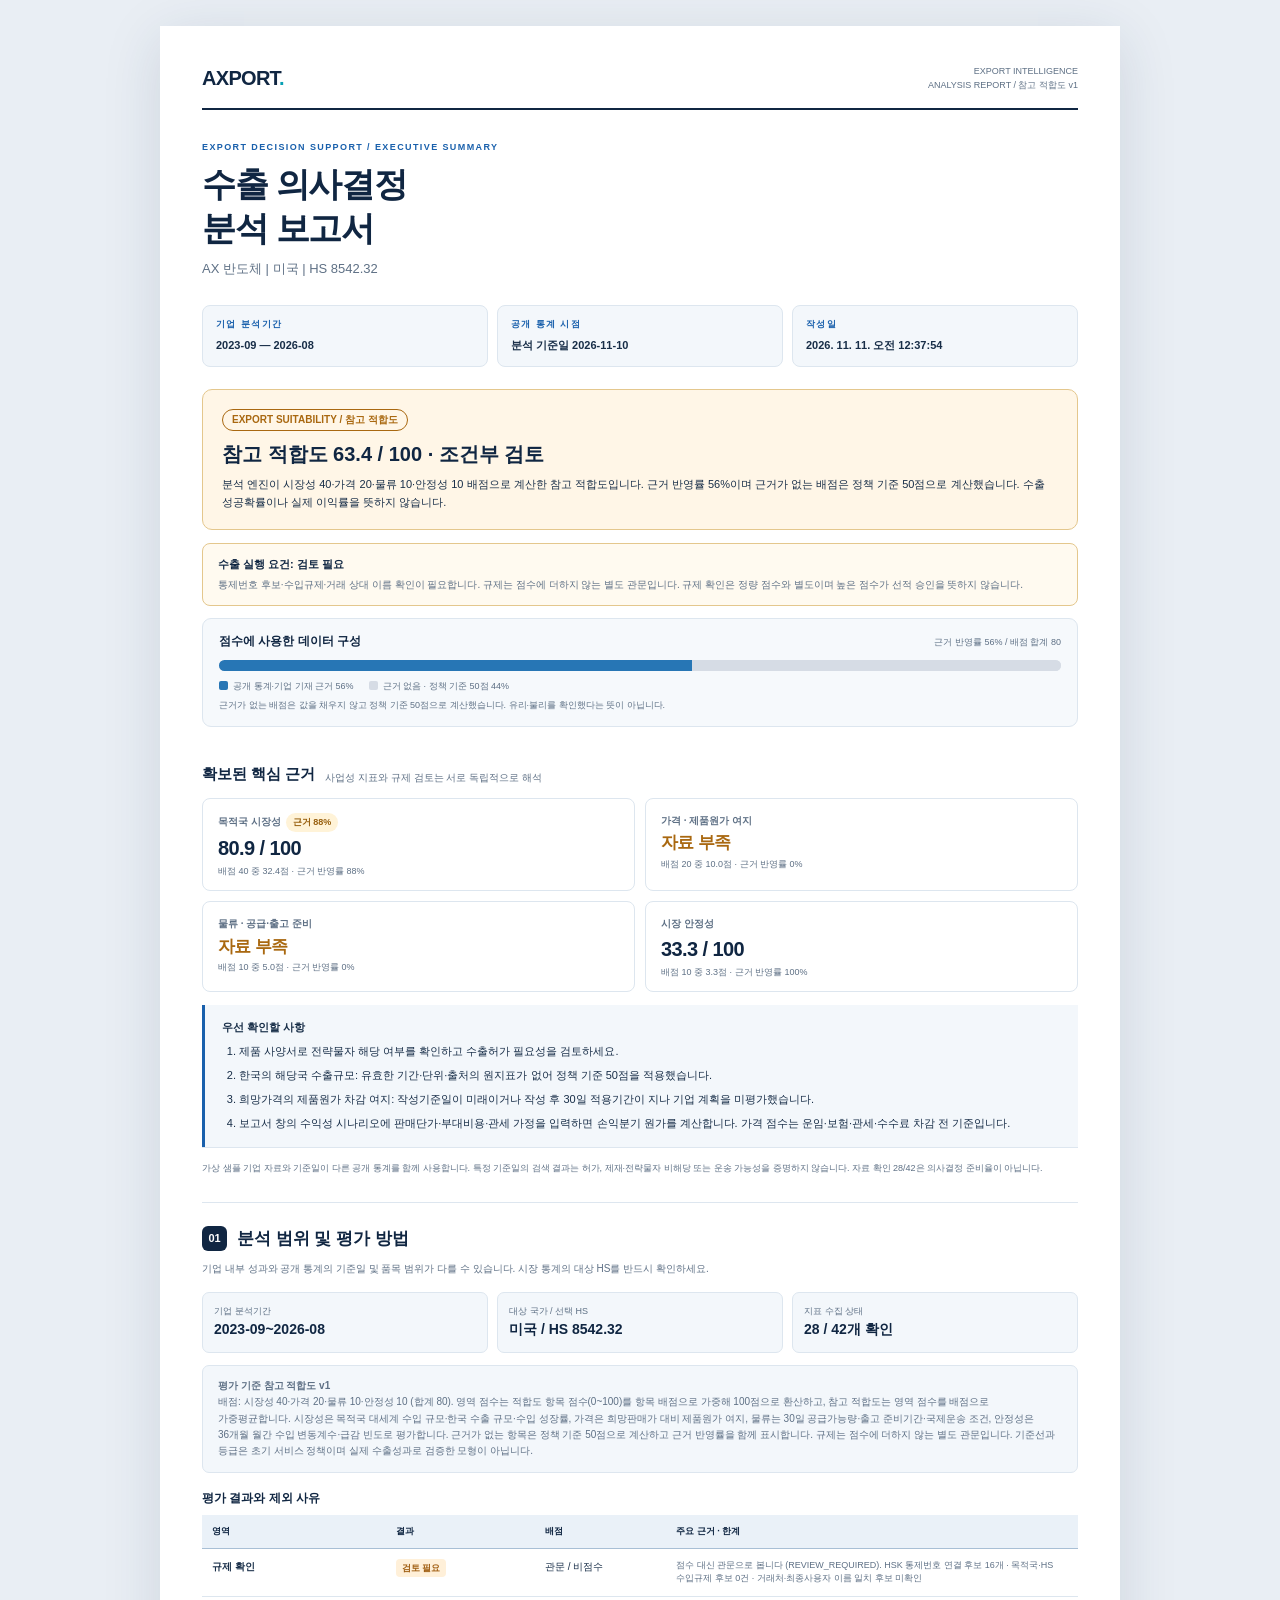
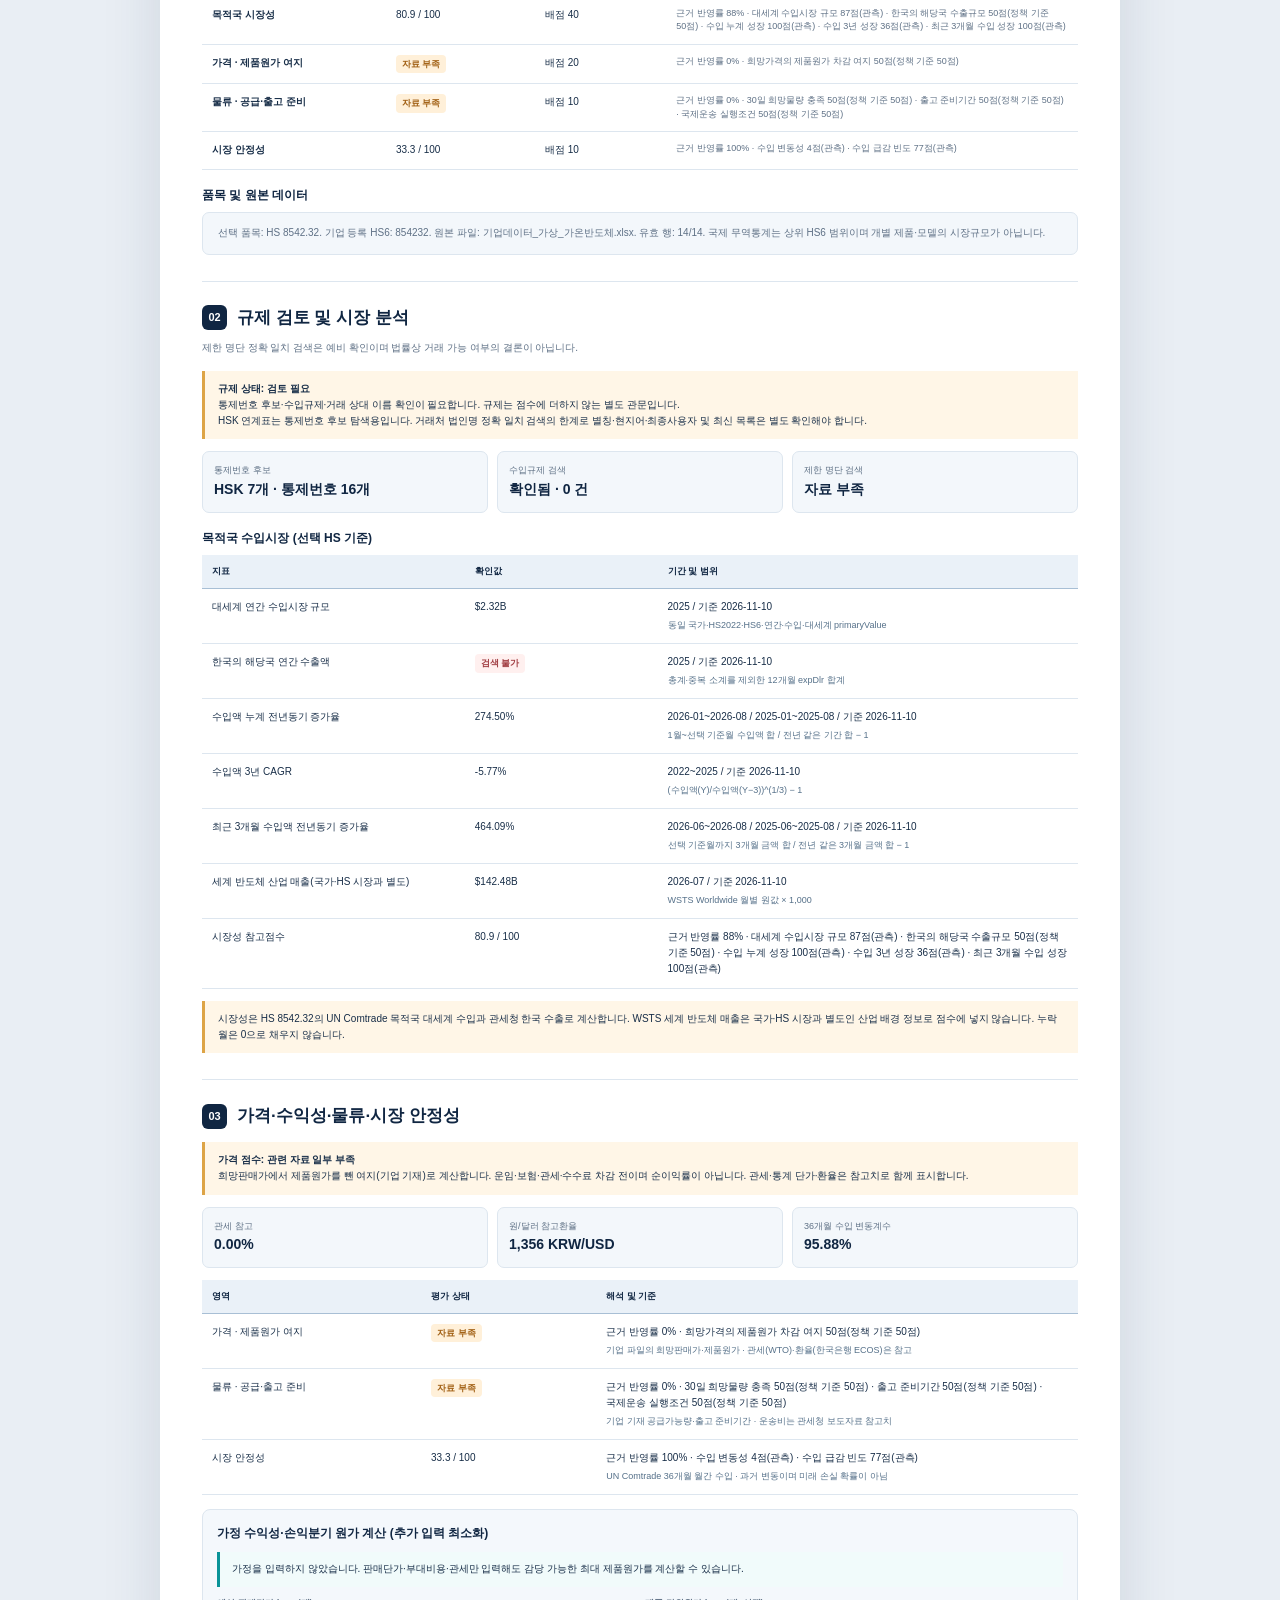
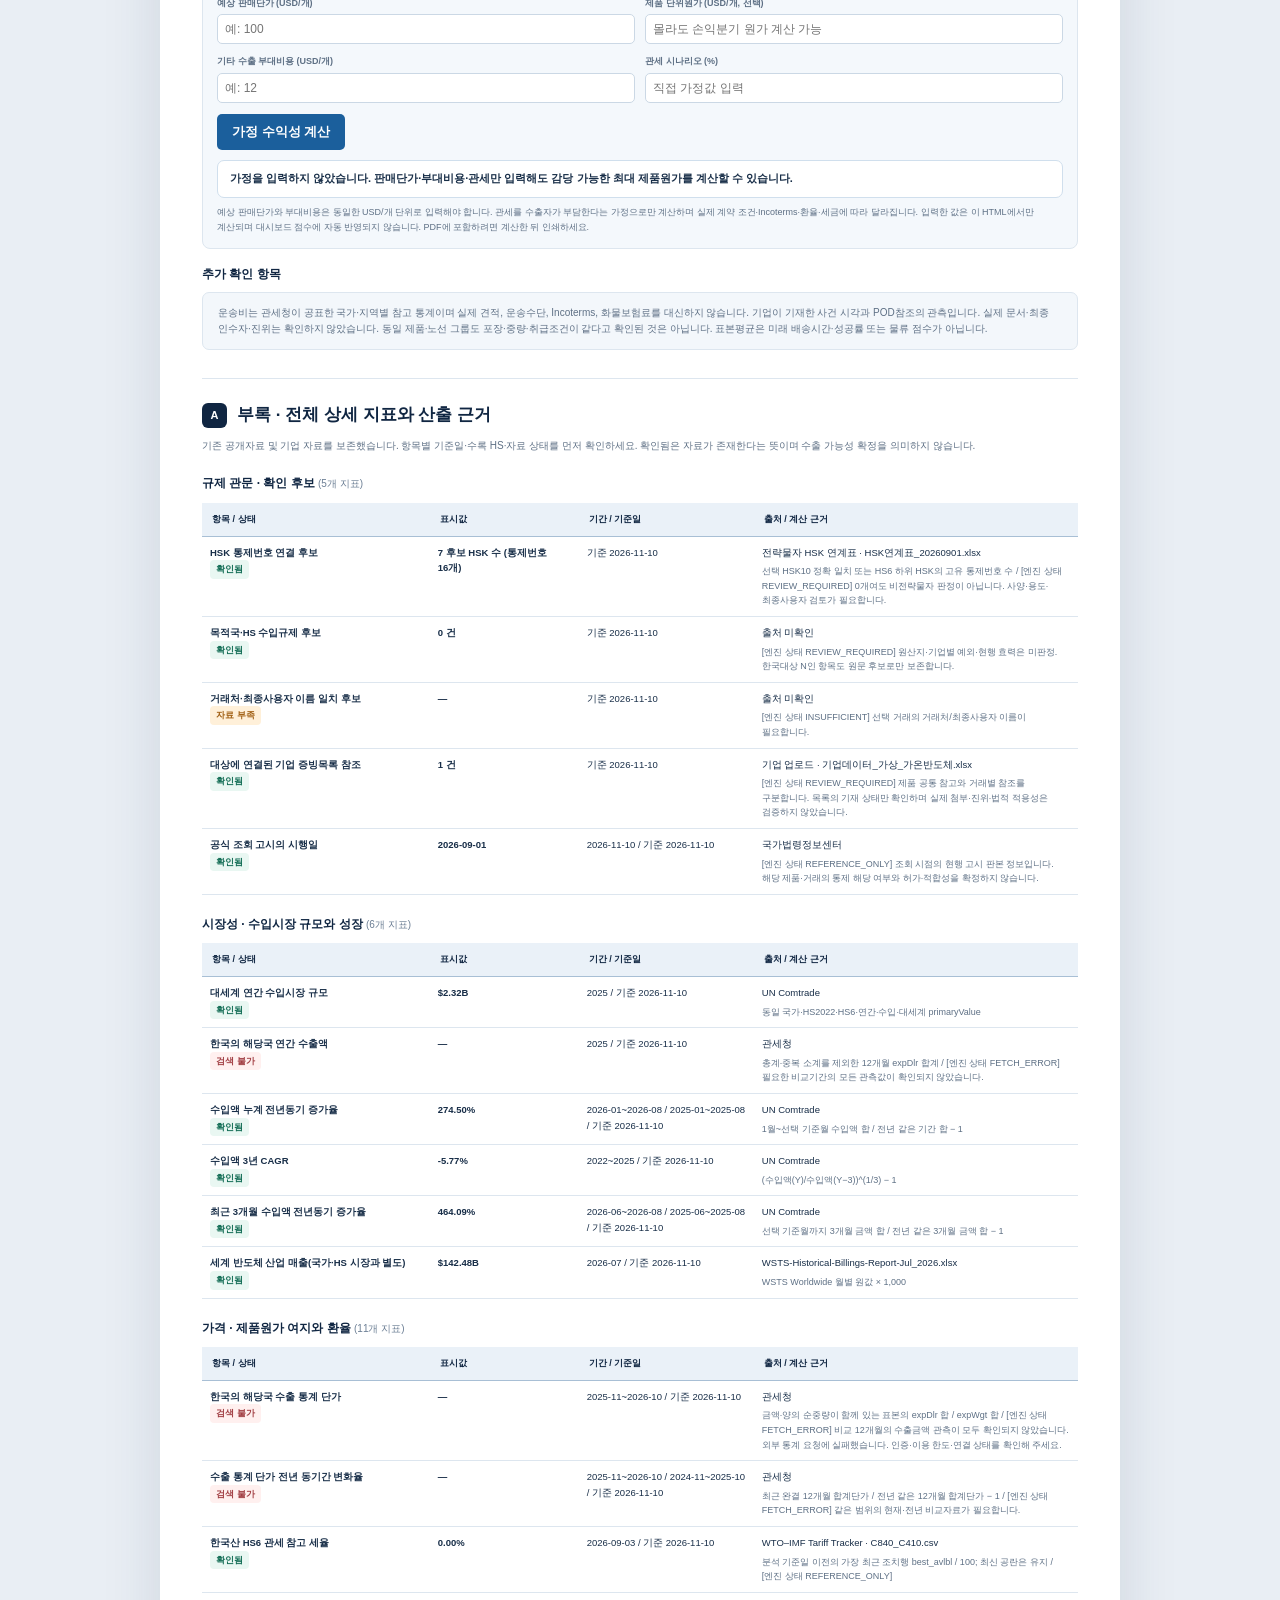
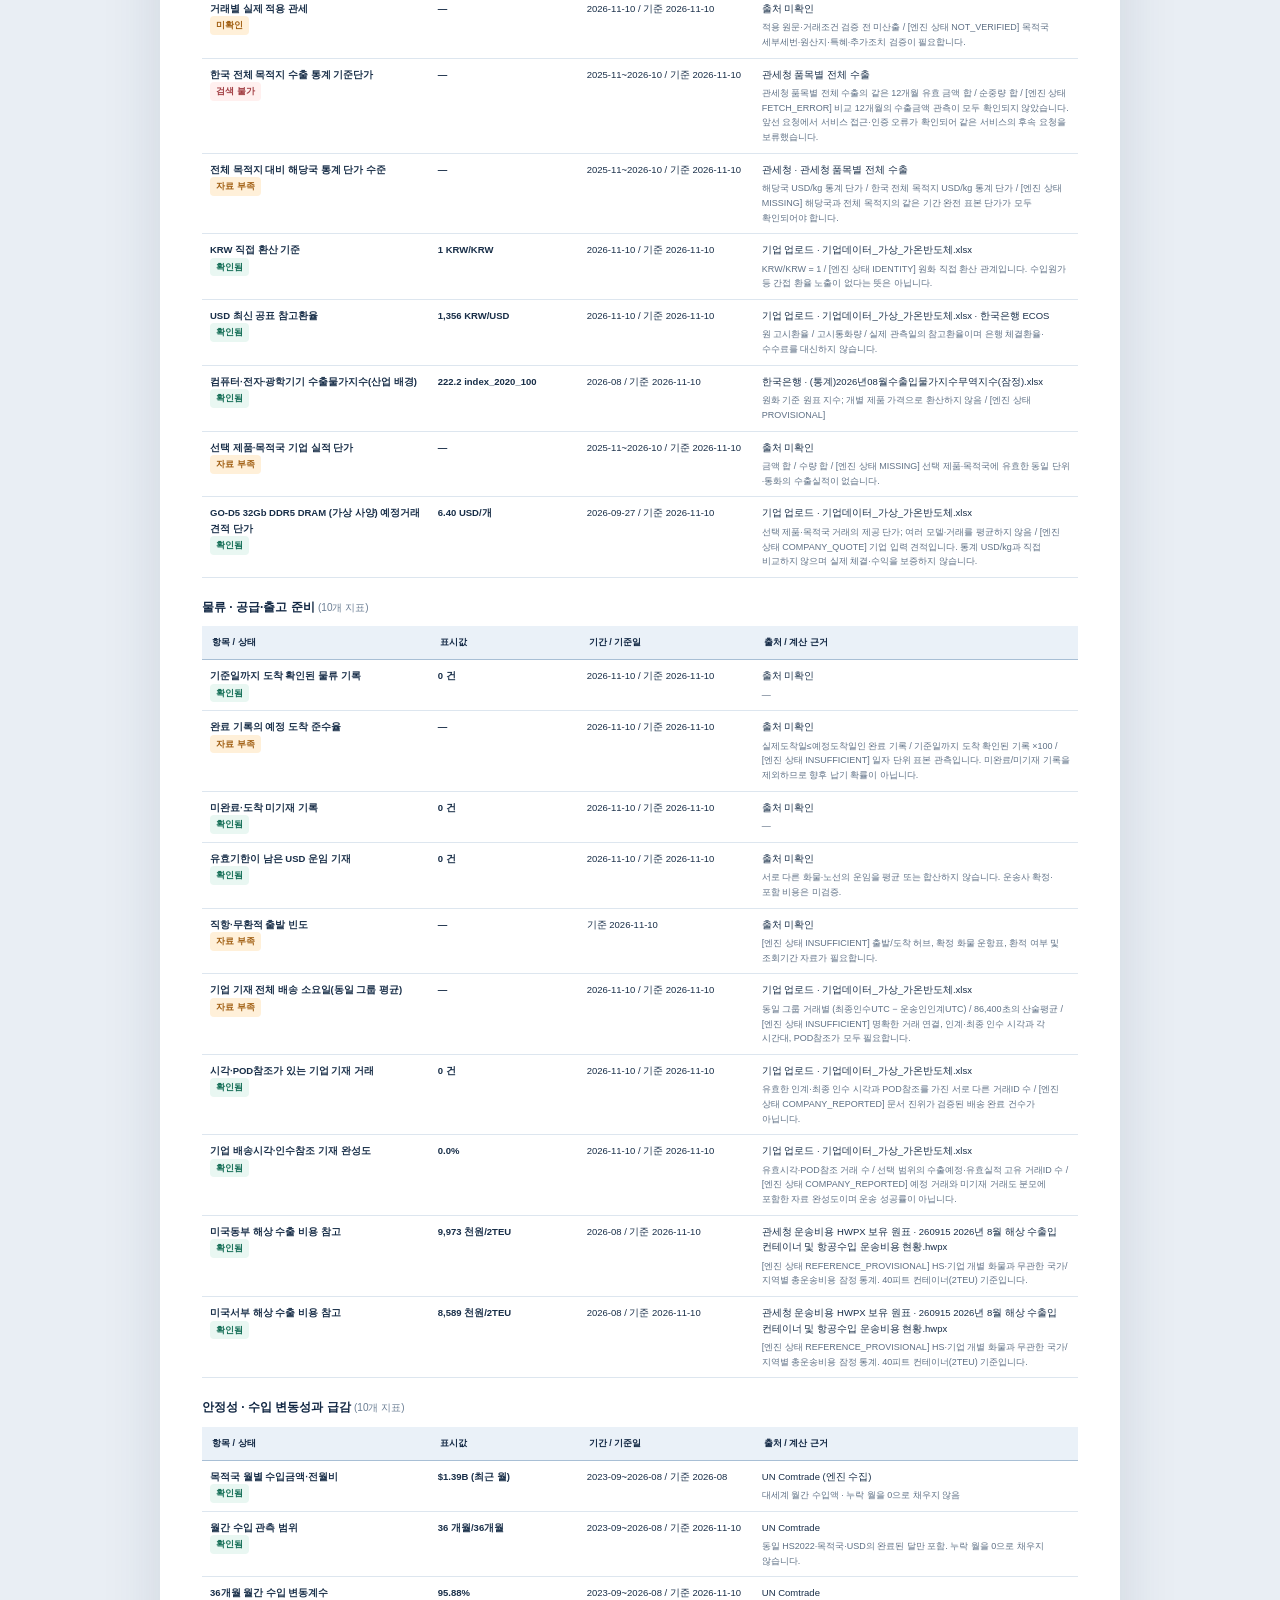
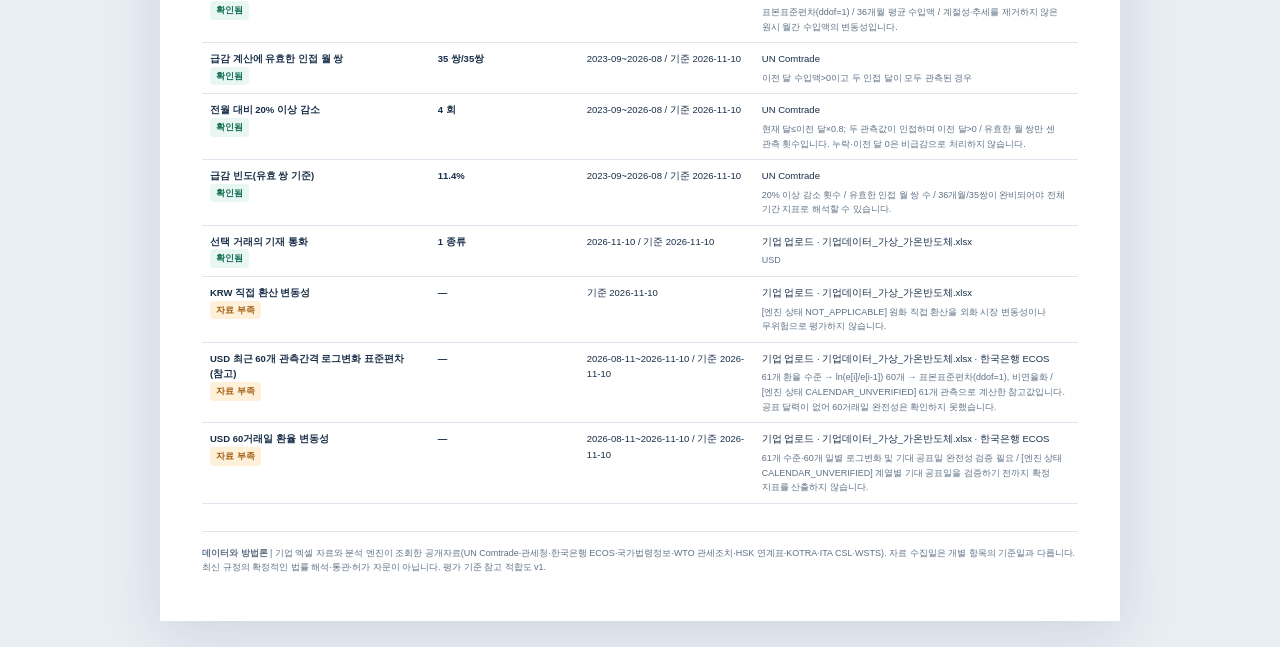
<file: assets/projects/axport/axport-us-sample-report.html>
<!doctype html><html lang="ko"><head><meta charset="utf-8"/><meta name="viewport" content="width=device-width, initial-scale=1"/><title>AXPORT 수출 분석 보고서 - AX 반도체</title><style>
:root{--navy:#102642;--blue:#1960ac;--ink:#182e48;--muted:#5e7085;--border:#dde6ef;--light:#f3f7fb;--accent:#00a3b5;--amber:#a96810;--amber-bg:#fff6e7;--red:#a63c3d;--red-bg:#fff0ef}
*{box-sizing:border-box}html{background:#e9eef4}body{max-width:960px;margin:26px auto;background:white;box-shadow:0 12px 55px #1f355022;font-family:"Noto Sans KR","Malgun Gothic","Apple SD Gothic Neo",Arial,sans-serif;color:var(--ink);font-size:11px;line-height:1.63;word-break:keep-all;overflow-wrap:anywhere}
main{padding:36px 42px 46px}.brand{display:flex;justify-content:space-between;align-items:center;border-bottom:2px solid var(--navy);padding-bottom:13px;margin-bottom:29px}.brand strong{font-size:20px;letter-spacing:-.7px;color:var(--navy)}.brand small,.meta-label,.eyebrow{font-size:9px;letter-spacing:1.4px;font-weight:800;color:var(--blue)}.brand .right{font-size:9px;text-align:right;color:var(--muted)}
.cover{min-height:1000px;display:flex;flex-direction:column}.eyebrow{margin:1px 0 9px}.cover h1{font-size:34px;letter-spacing:-1.3px;line-height:1.28;margin:0 0 8px;color:var(--navy)}.subtitle{margin:0 0 26px;font-size:13px;color:var(--muted)}.cover-meta{display:grid;grid-template-columns:repeat(3,1fr);gap:9px;margin:0 0 20px}.meta-box{background:var(--light);border:1px solid var(--border);padding:11px 13px;border-radius:8px;min-height:56px}.meta-box .meta-label{display:block;margin-bottom:5px}.meta-box strong{font-size:11px;line-height:1.5}
.decision{border:1px solid #e4c78d;background:var(--amber-bg);padding:19px 19px 17px;border-radius:10px;margin:2px 0 20px;break-inside:avoid}.decision.red{background:var(--red-bg);border-color:#ecc4c4}.decision .flag{display:inline-block;font-size:10px;border:1px solid currentColor;border-radius:99px;padding:2px 9px;color:var(--amber);font-weight:800;margin-bottom:7px}.decision.red .flag{color:var(--red)}.decision h2{font-size:20px;color:var(--navy);margin:0 0 5px}.decision p{margin:0;font-size:11px}
.section-title{display:flex;align-items:end;gap:10px;margin:18px 0 12px;break-after:avoid}.section-title b{font-size:15px;color:var(--navy)}.section-title span{font-size:10px;color:var(--muted)}.metrics{display:grid;grid-template-columns:repeat(2,1fr);gap:10px}.metric{padding:14px 15px 12px;border:1px solid var(--border);border-radius:8px;break-inside:avoid}.metric .name{color:var(--muted);font-size:10px;font-weight:700}.metric .number{color:var(--navy);font-size:20px;font-weight:800;line-height:1.6;letter-spacing:-.6px}.metric .foot{font-size:9px;color:var(--muted)}.metric .number.unrated{font-size:17px;color:var(--amber)}
.executive{margin:13px 0 0;padding:14px 17px;border-left:3px solid var(--blue);background:var(--light)}.executive strong{display:block;margin-bottom:6px}.executive ol{padding-left:17px;margin:0}.executive li{margin:0 0 6px}.executive li:last-child{margin-bottom:0}.cover-foot{margin-top:auto;border-top:1px solid var(--border);padding-top:13px;font-size:9px;color:var(--muted)}
.sheet{border-top:1px solid var(--border);padding-top:22px;margin-top:26px}.sheet-head{display:flex;gap:10px;align-items:center;margin:0 0 9px}.sheet-head .index{width:25px;height:25px;line-height:25px;text-align:center;border-radius:6px;color:#fff;background:var(--navy);font-weight:800}.sheet h2{font-size:17px;color:var(--navy);margin:0}.sheet .desc{color:var(--muted);font-size:10px;margin:0 0 14px}.subhead{color:var(--navy);font-size:12px;margin:16px 0 7px}.alert{background:var(--amber-bg);border-left:3px solid #dda446;padding:10px 13px;margin:12px 0;font-size:10px}.alert.red{background:var(--red-bg);border-color:#b94746}
.kpi-strip{display:grid;grid-template-columns:repeat(3,1fr);gap:9px;margin:12px 0}.kpi{padding:11px;border:1px solid var(--border);border-radius:7px;background:var(--light)}.kpi span{font-size:9px;color:var(--muted);display:block}.kpi b{font-size:14px;color:var(--navy)}
table{width:100%;border-collapse:collapse;table-layout:fixed;font-size:10px}th{text-align:left;color:var(--navy);font-size:9px;background:#eaf1f8;border-bottom:1.4px solid #a8bfd5;padding:9px 10px}td{vertical-align:top;padding:10px;border-bottom:1px solid var(--border);overflow-wrap:anywhere}tr{break-inside:avoid}thead{display:table-header-group}td.note{font-size:9px;color:var(--muted);line-height:1.5}td strong{color:var(--ink)}.status{display:inline-block;font-size:9px;font-weight:700;padding:2px 6px;border-radius:4px;background:#e9eff7;color:#244a79}.status.good{background:#e9f7f2;color:#146e56}.status.warn{background:#fff0d9;color:#a15f13}.status.bad{background:#fff0ef;color:#a23f44}.method{margin:4px 0 0;color:var(--muted);font-size:9px}.source{color:#557089;margin:3px 0 0;font-size:9px}.legend{border-radius:7px;border:1px solid var(--border);background:var(--light);padding:12px 15px;color:var(--muted);font-size:10px}.appendix{margin-top:28px}.appendix table{font-size:9.5px}.appendix td{padding:8px}.appendix .area{font-size:12px;font-weight:800;color:var(--navy);margin:20px 0 9px}.no-data{color:var(--muted)}.print-actions{padding:8px 18px;background:var(--navy);color:white;text-align:right}.print-actions button{border:0;background:#fff;color:var(--navy);padding:9px 16px;border-radius:6px;cursor:pointer;font-weight:700}footer{border-top:1px solid var(--border);padding-top:14px;margin-top:27px;font-size:9px;color:var(--muted)}
@page{size:A4 portrait;margin:13mm 12mm 15mm;@bottom-right{content:"AXPORT  /  " counter(page);font-size:8px;color:#7a8899}}@page:first{@bottom-right{content:none}} @media print{html,body{background:#fff;max-width:none;margin:0;padding:0;box-shadow:none;-webkit-print-color-adjust:exact;print-color-adjust:exact} main{padding:0}.print-actions{display:none}.cover{min-height:0;height:261mm;break-after:page;page-break-after:always}.sheet{break-before:page;margin:0;padding-top:0;border:0}.sheet+.sheet{break-before:page}.sheet-head{break-after:avoid}.appendix{break-before:page}.appendix .area{break-after:avoid}.appendix table{break-inside:auto}table{break-inside:auto}.meta-box,.metric,.decision,.executive{break-inside:avoid}.cover-foot{margin-top:auto}} @media(max-width:620px){body{margin:0}main{padding:22px 16px}.cover-meta,.kpi-strip{grid-template-columns:1fr 1fr}.metrics{grid-template-columns:1fr}.cover h1{font-size:26px}}
.coverage-wrap{padding:13px 16px;background:#f6f9fc;border:1px solid var(--border);border-radius:9px;margin:0 0 17px;break-inside:avoid}
.coverage-head{display:flex;align-items:baseline;justify-content:space-between;gap:12px;margin-bottom:8px}.coverage-head b{font-size:12px;color:var(--navy)}.coverage-head small{font-size:9px;color:var(--muted)}
.coverage-bar{height:11px;overflow:hidden;display:flex;background:#e0e6ee;border-radius:10px}.coverage-bar>i{height:100%;display:block}.coverage-current{background:#2776b5}.coverage-proxy{background:#05939c}.coverage-old{background:#e9a946}.coverage-missing{background:#d6dce5}
.coverage-legend{display:flex;flex-wrap:wrap;gap:9px 15px;margin-top:8px;font-size:9px;color:var(--muted)}.coverage-legend i{display:inline-block;width:9px;height:9px;margin-right:5px;vertical-align:-1px;border-radius:2px}
.badge-proxy{display:inline-block;border-radius:50px;padding:2px 7px;font-size:9px;font-weight:700;color:#075e63;background:#e1f6f6;margin:0 0 0 5px}.badge-old{display:inline-block;border-radius:50px;padding:2px 7px;font-size:9px;font-weight:700;color:#975e0c;background:#fff3d8;margin:0 0 0 5px}.result-detail{font-size:9px;color:var(--muted);margin-top:5px;line-height:1.6}
.scenario{background:#f4f8fc;border:1px solid var(--border);padding:14px;border-radius:8px;margin-top:14px;break-inside:avoid}.scenario-grid{display:grid;grid-template-columns:repeat(2,1fr);gap:10px}.scenario label{display:block;font-size:9px;color:var(--muted);font-weight:700}.scenario input{margin-top:4px;border:1px solid #cbd8e5;padding:7px;border-radius:5px;width:100%;font-size:12px}.scenario button{margin-top:11px;background:#1b5f9c;border:0;color:white;padding:9px 15px;border-radius:5px;font-weight:700;cursor:pointer}.reg-gate{border:1px solid #e4c78d;background:#fffaf0;border-radius:8px;padding:12px 15px;margin:-7px 0 12px;font-size:10px;break-inside:avoid}.reg-gate.red{background:var(--red-bg);border-color:#e7b6b6}.reg-gate b{display:block;color:var(--navy);font-size:11px;margin-bottom:3px}.reg-gate p{margin:0;color:var(--muted)}.data-note{border-left:3px solid #0a9398;background:#f1fbfb;padding:9px 12px;font-size:10px;margin:9px 0}.scenario-out{margin-top:10px;background:white;border:1px solid #d0dfed;border-radius:7px;padding:9px 12px;min-height:30px;font-size:11px;font-weight:650}.scenario-hint{font-size:9px;color:var(--muted);margin:7px 0 0}.footnote-strong{border-left:3px solid #dcab52;background:#fffaf0;padding:9px 12px;margin:10px 0;font-size:10px}
@media print{.scenario-grid,.scenario button{display:none}.scenario-out{border:0;padding:4px 0;background:none}.scenario{background:#fff}.coverage-wrap{background:#f6f9fc}} 
@media print{.cover{height:auto;min-height:0;display:block;break-inside:avoid;page-break-inside:avoid}.cover-meta{display:flex;align-items:flex-start}.cover-meta .meta-box{flex:1;min-height:0}.cover-foot{margin-top:14px}.cover .executive{padding:9px 13px}.cover .executive li{margin:0 0 2px}.cover .metrics .metric{padding:8px 10px}.cover .brand{margin-bottom:14px}.cover h1{font-size:29px;line-height:1.18}.cover .subtitle{margin-bottom:14px}.cover .cover-meta{margin-bottom:11px}.cover .decision{padding:11px 14px;margin:0 0 9px}.cover .coverage-wrap{padding:8px 12px;margin-bottom:8px}.cover .section-title{margin:7px 0}.cover .metric .foot{font-size:8px}.cover .metric .number{font-size:17px}.cover .metric .number.unrated{font-size:14px}}
</style></head><body><main>
<section class="cover"><div class="brand"><strong>AXPORT<span style="color:#08a0b4">.</span></strong><div class="right">EXPORT INTELLIGENCE<br/>ANALYSIS REPORT / 참고 적합도 v1</div></div>
<p class="eyebrow">EXPORT DECISION SUPPORT / EXECUTIVE SUMMARY</p><h1>수출 의사결정<br/>분석 보고서</h1><p class="subtitle">AX 반도체 | 미국 | HS 8542.32</p>
<div class="cover-meta"><div class="meta-box"><span class="meta-label">기업 분석기간</span><strong>2023-09 — 2026-08</strong></div><div class="meta-box"><span class="meta-label">공개 통계 시점</span><strong>분석 기준일 2026-11-10</strong></div><div class="meta-box"><span class="meta-label">작성일</span><strong>2026. 11. 11. 오전 12:37:54</strong></div></div>
<div class="decision"><span class="flag">EXPORT SUITABILITY / 참고 적합도</span><h2>참고 적합도 63.4 / 100 · 조건부 검토</h2><p>분석 엔진이 시장성 40·가격 20·물류 10·안정성 10 배점으로 계산한 참고 적합도입니다. 근거 반영률 56%이며 근거가 없는 배점은 정책 기준 50점으로 계산했습니다. 수출 성공확률이나 실제 이익률을 뜻하지 않습니다.</p></div>
<div class="reg-gate "><b>수출 실행 요건: 검토 필요</b><p>통제번호 후보·수입규제·거래 상대 이름 확인이 필요합니다. 규제는 점수에 더하지 않는 별도 관문입니다. 규제 확인은 정량 점수와 별도이며 높은 점수가 선적 승인을 뜻하지 않습니다.</p></div>
<div class="coverage-wrap"><div class="coverage-head"><b>점수에 사용한 데이터 구성</b><small>근거 반영률 56% / 배점 합계 80</small></div><div class="coverage-bar" aria-label="근거 반영 56%, 정책 기준 50점 44%"><i class="coverage-current" style="width:56.2%"></i><i class="coverage-missing" style="width:43.8%"></i></div><div class="coverage-legend"><span><i class="coverage-current"></i>공개 통계·기업 기재 근거 56%</span><span><i class="coverage-missing"></i>근거 없음 · 정책 기준 50점 44%</span></div><div class="result-detail">근거가 없는 배점은 값을 채우지 않고 정책 기준 50점으로 계산했습니다. 유리·불리를 확인했다는 뜻이 아닙니다.</div></div>
<div class="section-title"><b>확보된 핵심 근거</b><span>사업성 지표와 규제 검토는 서로 독립적으로 해석</span></div>
<div class="metrics"><div class="metric"><div class="name">목적국 시장성<span class="badge-old">근거 88%</span></div><div class="number ">80.9 / 100</div><div class="foot">배점 40 중 32.4점 · 근거 반영률 88%</div></div><div class="metric"><div class="name">가격 · 제품원가 여지</div><div class="number unrated">자료 부족</div><div class="foot">배점 20 중 10.0점 · 근거 반영률 0%</div></div><div class="metric"><div class="name">물류 · 공급·출고 준비</div><div class="number unrated">자료 부족</div><div class="foot">배점 10 중 5.0점 · 근거 반영률 0%</div></div><div class="metric"><div class="name">시장 안정성</div><div class="number ">33.3 / 100</div><div class="foot">배점 10 중 3.3점 · 근거 반영률 100%</div></div></div>
<div class="executive"><strong>우선 확인할 사항</strong><ol><li>제품 사양서로 전략물자 해당 여부를 확인하고 수출허가 필요성을 검토하세요.</li><li>한국의 해당국 수출규모: 유효한 기간·단위·출처의 원지표가 없어 정책 기준 50점을 적용했습니다.</li><li>희망가격의 제품원가 차감 여지: 작성기준일이 미래이거나 작성 후 30일 적용기간이 지나 기업 계획을 미평가했습니다.</li><li>보고서 창의 수익성 시나리오에 판매단가·부대비용·관세 가정을 입력하면 손익분기 원가를 계산합니다. 가격 점수는 운임·보험·관세·수수료 차감 전 기준입니다.</li></ol></div>
<div class="cover-foot">가상 샘플 기업 자료와 기준일이 다른 공개 통계를 함께 사용합니다. 특정 기준일의 검색 결과는 허가, 제재·전략물자 비해당 또는 운송 가능성을 증명하지 않습니다. 자료 확인 28/42은 의사결정 준비율이 아닙니다.</div></section>
<section class="sheet"><div class="sheet-head"><span class="index">01</span><h2>분석 범위 및 평가 방법</h2></div><p class="desc">기업 내부 성과와 공개 통계의 기준일 및 품목 범위가 다를 수 있습니다. 시장 통계의 대상 HS를 반드시 확인하세요.</p>
<div class="kpi-strip"><div class="kpi"><span>기업 분석기간</span><b>2023-09~2026-08</b></div><div class="kpi"><span>대상 국가 / 선택 HS</span><b>미국 / HS 8542.32</b></div><div class="kpi"><span>지표 수집 상태</span><b>28 / 42개 확인</b></div></div>
<div class="legend"><strong>평가 기준 참고 적합도 v1</strong><br/>배점: 시장성 40·가격 20·물류 10·안정성 10 (합계 80). 영역 점수는 적합도 항목 점수(0~100)를 항목 배점으로 가중해 100점으로 환산하고, 참고 적합도는 영역 점수를 배점으로 가중평균합니다. 시장성은 목적국 대세계 수입 규모·한국 수출 규모·수입 성장률, 가격은 희망판매가 대비 제품원가 여지, 물류는 30일 공급가능량·출고 준비기간·국제운송 조건, 안정성은 36개월 월간 수입 변동계수·급감 빈도로 평가합니다. 근거가 없는 항목은 정책 기준 50점으로 계산하고 근거 반영률을 함께 표시합니다. 규제는 점수에 더하지 않는 별도 관문입니다. 기준선과 등급은 초기 서비스 정책이며 실제 수출성과로 검증한 모형이 아닙니다.</div>
<h3 class="subhead">평가 결과와 제외 사유</h3><table><colgroup><col style="width:21%"/><col style="width:17%"/><col style="width:15%"/><col style="width:47%"/></colgroup><thead><tr><th>영역</th><th>결과</th><th>배점</th><th>주요 근거 · 한계</th></tr></thead><tbody><tr><td><strong>규제 확인</strong></td><td><span class="status warn">검토 필요</span></td><td>관문 / 비점수</td><td class="note">점수 대신 관문으로 봅니다 (REVIEW_REQUIRED). HSK 통제번호 연결 후보 16개 · 목적국·HS 수입규제 후보 0건 · 거래처·최종사용자 이름 일치 후보 미확인</td></tr><tr><td><strong>목적국 시장성</strong></td><td>80.9 / 100</td><td>배점 40</td><td class="note">근거 반영률 88% · 대세계 수입시장 규모 87점(관측) · 한국의 해당국 수출규모 50점(정책 기준 50점) · 수입 누계 성장 100점(관측) · 수입 3년 성장 36점(관측) · 최근 3개월 수입 성장 100점(관측)</td></tr><tr><td><strong>가격 · 제품원가 여지</strong></td><td><span class="status warn">자료 부족</span></td><td>배점 20</td><td class="note">근거 반영률 0% · 희망가격의 제품원가 차감 여지 50점(정책 기준 50점)</td></tr><tr><td><strong>물류 · 공급·출고 준비</strong></td><td><span class="status warn">자료 부족</span></td><td>배점 10</td><td class="note">근거 반영률 0% · 30일 희망물량 충족 50점(정책 기준 50점) · 출고 준비기간 50점(정책 기준 50점) · 국제운송 실행조건 50점(정책 기준 50점)</td></tr><tr><td><strong>시장 안정성</strong></td><td>33.3 / 100</td><td>배점 10</td><td class="note">근거 반영률 100% · 수입 변동성 4점(관측) · 수입 급감 빈도 77점(관측)</td></tr></tbody></table>
<h3 class="subhead">품목 및 원본 데이터</h3><div class="legend">선택 품목: HS 8542.32. 기업 등록 HS6: 854232. 원본 파일: 기업데이터_가상_가온반도체.xlsx. 유효 행: 14/14. 국제 무역통계는 상위 HS6 범위이며 개별 제품·모델의 시장규모가 아닙니다.</div></section>
<section class="sheet"><div class="sheet-head"><span class="index">02</span><h2>규제 검토 및 시장 분석</h2></div><p class="desc">제한 명단 정확 일치 검색은 예비 확인이며 법률상 거래 가능 여부의 결론이 아닙니다.</p>
<div class="alert "><b>규제 상태: 검토 필요</b><br/>통제번호 후보·수입규제·거래 상대 이름 확인이 필요합니다. 규제는 점수에 더하지 않는 별도 관문입니다.<br/>HSK 연계표는 통제번호 후보 탐색용입니다. 거래처 법인명 정확 일치 검색의 한계로 별칭·현지어·최종사용자 및 최신 목록은 별도 확인해야 합니다.</div>
<div class="kpi-strip"><div class="kpi"><span>통제번호 후보</span><b>HSK 7개 · 통제번호 16개</b></div><div class="kpi"><span>수입규제 검색</span><b>확인됨 · 0 건</b></div><div class="kpi"><span>제한 명단 검색</span><b>자료 부족</b></div></div>
<h3 class="subhead">목적국 수입시장 (선택 HS 기준)</h3><table><colgroup><col style="width:30%"/><col style="width:22%"/><col style="width:48%"/></colgroup><thead><tr><th>지표</th><th>확인값</th><th>기간 및 범위</th></tr></thead><tbody><tr><td>대세계 연간 수입시장 규모</td><td>$2.32B</td><td>2025 / 기준 2026-11-10<div class="source">동일 국가·HS2022·HS6·연간·수입·대세계 primaryValue</div></td></tr><tr><td>한국의 해당국 연간 수출액</td><td><span class="status bad">검색 불가</span></td><td>2025 / 기준 2026-11-10<div class="source">총계·중복 소계를 제외한 12개월 expDlr 합계</div></td></tr><tr><td>수입액 누계 전년동기 증가율</td><td>274.50%</td><td>2026-01~2026-08 / 2025-01~2025-08 / 기준 2026-11-10<div class="source">1월~선택 기준월 수입액 합 / 전년 같은 기간 합 − 1</div></td></tr><tr><td>수입액 3년 CAGR</td><td>-5.77%</td><td>2022~2025 / 기준 2026-11-10<div class="source">(수입액(Y)/수입액(Y−3))^(1/3) − 1</div></td></tr><tr><td>최근 3개월 수입액 전년동기 증가율</td><td>464.09%</td><td>2026-06~2026-08 / 2025-06~2025-08 / 기준 2026-11-10<div class="source">선택 기준월까지 3개월 금액 합 / 전년 같은 3개월 금액 합 − 1</div></td></tr><tr><td>세계 반도체 산업 매출(국가·HS 시장과 별도)</td><td>$142.48B</td><td>2026-07 / 기준 2026-11-10<div class="source">WSTS Worldwide 월별 원값 × 1,000</div></td></tr><tr><td>시장성 참고점수</td><td>80.9 / 100</td><td>근거 반영률 88% · 대세계 수입시장 규모 87점(관측) · 한국의 해당국 수출규모 50점(정책 기준 50점) · 수입 누계 성장 100점(관측) · 수입 3년 성장 36점(관측) · 최근 3개월 수입 성장 100점(관측)</td></tr></tbody></table>
<p class="alert">시장성은 HS 8542.32의 UN Comtrade 목적국 대세계 수입과 관세청 한국 수출로 계산합니다. WSTS 세계 반도체 매출은 국가·HS 시장과 별도인 산업 배경 정보로 점수에 넣지 않습니다. 누락 월은 0으로 채우지 않습니다.</p></section>
<section class="sheet"><div class="sheet-head"><span class="index">03</span><h2>가격·수익성·물류·시장 안정성</h2></div><div class="alert"><b>가격 점수: 관련 자료 일부 부족</b><br/>희망판매가에서 제품원가를 뺀 여지(기업 기재)로 계산합니다. 운임·보험·관세·수수료 차감 전이며 순이익률이 아닙니다. 관세·통계 단가·환율은 참고치로 함께 표시합니다.</div>
<div class="kpi-strip"><div class="kpi"><span>관세 참고</span><b>0.00%</b></div><div class="kpi"><span>원/달러 참고환율</span><b>1,356 KRW/USD</b></div><div class="kpi"><span>36개월 수입 변동계수</span><b>95.88%</b></div></div>
<table><colgroup><col style="width:25%"/><col style="width:20%"/><col style="width:55%"/></colgroup><thead><tr><th>영역</th><th>평가 상태</th><th>해석 및 기준</th></tr></thead><tbody><tr><td>가격 · 제품원가 여지</td><td><span class="status warn">자료 부족</span></td><td>근거 반영률 0% · 희망가격의 제품원가 차감 여지 50점(정책 기준 50점)<div class="source">기업 파일의 희망판매가·제품원가 · 관세(WTO)·환율(한국은행 ECOS)은 참고</div></td></tr><tr><td>물류 · 공급·출고 준비</td><td><span class="status warn">자료 부족</span></td><td>근거 반영률 0% · 30일 희망물량 충족 50점(정책 기준 50점) · 출고 준비기간 50점(정책 기준 50점) · 국제운송 실행조건 50점(정책 기준 50점)<div class="source">기업 기재 공급가능량·출고 준비기간 · 운송비는 관세청 보도자료 참고치</div></td></tr><tr><td>시장 안정성</td><td>33.3 / 100</td><td>근거 반영률 100% · 수입 변동성 4점(관측) · 수입 급감 빈도 77점(관측)<div class="source">UN Comtrade 36개월 월간 수입 · 과거 변동이며 미래 손실 확률이 아님</div></td></tr></tbody></table>
<div class="scenario"><h3 class="subhead" style="margin-top:0">가정 수익성·손익분기 원가 계산 (추가 입력 최소화)</h3><div class="data-note" id="scenario-prefilled">가정을 입력하지 않았습니다. 판매단가·부대비용·관세만 입력해도 감당 가능한 최대 제품원가를 계산할 수 있습니다.</div><div class="scenario-grid"><label>예상 판매단가 (USD/개)<input id="sale" value="" type="number" min="0" step="0.01" placeholder="예: 100" /></label><label>제품 단위원가 (USD/개, 선택)<input id="cost" value="" type="number" min="0" step="0.01" placeholder="몰라도 손익분기 원가 계산 가능" /></label><label>기타 수출 부대비용 (USD/개)<input id="extras" value="" type="number" min="0" step="0.01" placeholder="예: 12" /></label><label>관세 시나리오 (%)<input id="tax" value="" type="number" min="0" step="0.1" placeholder="직접 가정값 입력" /></label></div><button type="button" onclick="calcScenario()">가정 수익성 계산</button><div id="scenario-result" class="scenario-out" aria-live="polite">가정을 입력하지 않았습니다. 판매단가·부대비용·관세만 입력해도 감당 가능한 최대 제품원가를 계산할 수 있습니다.</div><p class="scenario-hint">예상 판매단가와 부대비용은 동일한 USD/개 단위로 입력해야 합니다. 관세를 수출자가 부담한다는 가정으로만 계산하며 실제 계약 조건·Incoterms·환율·세금에 따라 달라집니다. 입력한 값은 이 HTML에서만 계산되며 대시보드 점수에 자동 반영되지 않습니다. PDF에 포함하려면 계산한 뒤 인쇄하세요.</p></div>
<h3 class="subhead">추가 확인 항목</h3><div class="legend">운송비는 관세청이 공표한 국가·지역별 참고 통계이며 실제 견적, 운송수단, Incoterms, 화물보험료를 대신하지 않습니다. 기업이 기재한 사건 시각과 POD참조의 관측입니다. 실제 문서·최종 인수자·진위는 확인하지 않았습니다. 동일 제품·노선 그룹도 포장·중량·취급조건이 같다고 확인된 것은 아닙니다. 표본평균은 미래 배송시간·성공률 또는 물류 점수가 아닙니다.</div></section>
<section class="sheet appendix"><div class="sheet-head"><span class="index">A</span><h2>부록 · 전체 상세 지표와 산출 근거</h2></div><p class="desc">기존 공개자료 및 기업 자료를 보존했습니다. 항목별 기준일·수록 HS·자료 상태를 먼저 확인하세요. 확인됨은 자료가 존재한다는 뜻이며 수출 가능성 확정을 의미하지 않습니다.</p>

<div class="area">규제 관문 · 확인 후보 <span style="font-weight:400;color:#6b7e94;font-size:10px">(5개 지표)</span></div><table><colgroup><col style="width:26%"/><col style="width:17%"/><col style="width:20%"/><col style="width:37%"/></colgroup><thead><tr><th>항목 / 상태</th><th>표시값</th><th>기간 / 기준일</th><th>출처 / 계산 근거</th></tr></thead><tbody><tr><td style="width:26%"><strong>HSK 통제번호 연결 후보</strong><br/><span class="status good">확인됨</span></td><td style="width:17%"><strong>7 후보 HSK 수 (통제번호 16개)</strong></td><td style="width:20%">기준 2026-11-10</td><td style="width:37%"><div>전략물자 HSK 연계표 · HSK연계표_20260901.xlsx</div><div class="method">선택 HSK10 정확 일치 또는 HS6 하위 HSK의 고유 통제번호 수 / [엔진 상태 REVIEW_REQUIRED] 0개여도 비전략물자 판정이 아닙니다. 사양·용도·최종사용자 검토가 필요합니다.</div></td></tr><tr><td style="width:26%"><strong>목적국·HS 수입규제 후보</strong><br/><span class="status good">확인됨</span></td><td style="width:17%"><strong>0 건</strong></td><td style="width:20%">기준 2026-11-10</td><td style="width:37%"><div>출처 미확인</div><div class="method">[엔진 상태 REVIEW_REQUIRED] 원산지·기업별 예외·현행 효력은 미판정. 한국대상 N인 항목도 원문 후보로만 보존합니다.</div></td></tr><tr><td style="width:26%"><strong>거래처·최종사용자 이름 일치 후보</strong><br/><span class="status warn">자료 부족</span></td><td style="width:17%"><strong>—</strong></td><td style="width:20%">기준 2026-11-10</td><td style="width:37%"><div>출처 미확인</div><div class="method">[엔진 상태 INSUFFICIENT] 선택 거래의 거래처/최종사용자 이름이 필요합니다.</div></td></tr><tr><td style="width:26%"><strong>대상에 연결된 기업 증빙목록 참조</strong><br/><span class="status good">확인됨</span></td><td style="width:17%"><strong>1 건</strong></td><td style="width:20%">기준 2026-11-10</td><td style="width:37%"><div>기업 업로드 · 기업데이터_가상_가온반도체.xlsx</div><div class="method">[엔진 상태 REVIEW_REQUIRED] 제품 공통 참고와 거래별 참조를 구분합니다. 목록의 기재 상태만 확인하며 실제 첨부·진위·법적 적용성은 검증하지 않았습니다.</div></td></tr><tr><td style="width:26%"><strong>공식 조회 고시의 시행일</strong><br/><span class="status good">확인됨</span></td><td style="width:17%"><strong>2026-09-01</strong></td><td style="width:20%">2026-11-10 / 기준 2026-11-10</td><td style="width:37%"><div>국가법령정보센터</div><div class="method">[엔진 상태 REFERENCE_ONLY] 조회 시점의 현행 고시 판본 정보입니다. 해당 제품·거래의 통제 해당 여부와 허가·적합성을 확정하지 않습니다.</div></td></tr></tbody></table><div class="area">시장성 · 수입시장 규모와 성장 <span style="font-weight:400;color:#6b7e94;font-size:10px">(6개 지표)</span></div><table><colgroup><col style="width:26%"/><col style="width:17%"/><col style="width:20%"/><col style="width:37%"/></colgroup><thead><tr><th>항목 / 상태</th><th>표시값</th><th>기간 / 기준일</th><th>출처 / 계산 근거</th></tr></thead><tbody><tr><td style="width:26%"><strong>대세계 연간 수입시장 규모</strong><br/><span class="status good">확인됨</span></td><td style="width:17%"><strong>$2.32B</strong></td><td style="width:20%">2025 / 기준 2026-11-10</td><td style="width:37%"><div>UN Comtrade</div><div class="method">동일 국가·HS2022·HS6·연간·수입·대세계 primaryValue</div></td></tr><tr><td style="width:26%"><strong>한국의 해당국 연간 수출액</strong><br/><span class="status bad">검색 불가</span></td><td style="width:17%"><strong>—</strong></td><td style="width:20%">2025 / 기준 2026-11-10</td><td style="width:37%"><div>관세청</div><div class="method">총계·중복 소계를 제외한 12개월 expDlr 합계 / [엔진 상태 FETCH_ERROR] 필요한 비교기간의 모든 관측값이 확인되지 않았습니다.</div></td></tr><tr><td style="width:26%"><strong>수입액 누계 전년동기 증가율</strong><br/><span class="status good">확인됨</span></td><td style="width:17%"><strong>274.50%</strong></td><td style="width:20%">2026-01~2026-08 / 2025-01~2025-08 / 기준 2026-11-10</td><td style="width:37%"><div>UN Comtrade</div><div class="method">1월~선택 기준월 수입액 합 / 전년 같은 기간 합 − 1</div></td></tr><tr><td style="width:26%"><strong>수입액 3년 CAGR</strong><br/><span class="status good">확인됨</span></td><td style="width:17%"><strong>-5.77%</strong></td><td style="width:20%">2022~2025 / 기준 2026-11-10</td><td style="width:37%"><div>UN Comtrade</div><div class="method">(수입액(Y)/수입액(Y−3))^(1/3) − 1</div></td></tr><tr><td style="width:26%"><strong>최근 3개월 수입액 전년동기 증가율</strong><br/><span class="status good">확인됨</span></td><td style="width:17%"><strong>464.09%</strong></td><td style="width:20%">2026-06~2026-08 / 2025-06~2025-08 / 기준 2026-11-10</td><td style="width:37%"><div>UN Comtrade</div><div class="method">선택 기준월까지 3개월 금액 합 / 전년 같은 3개월 금액 합 − 1</div></td></tr><tr><td style="width:26%"><strong>세계 반도체 산업 매출(국가·HS 시장과 별도)</strong><br/><span class="status good">확인됨</span></td><td style="width:17%"><strong>$142.48B</strong></td><td style="width:20%">2026-07 / 기준 2026-11-10</td><td style="width:37%"><div>WSTS-Historical-Billings-Report-Jul_2026.xlsx</div><div class="method">WSTS Worldwide 월별 원값 × 1,000</div></td></tr></tbody></table><div class="area">가격 · 제품원가 여지와 환율 <span style="font-weight:400;color:#6b7e94;font-size:10px">(11개 지표)</span></div><table><colgroup><col style="width:26%"/><col style="width:17%"/><col style="width:20%"/><col style="width:37%"/></colgroup><thead><tr><th>항목 / 상태</th><th>표시값</th><th>기간 / 기준일</th><th>출처 / 계산 근거</th></tr></thead><tbody><tr><td style="width:26%"><strong>한국의 해당국 수출 통계 단가</strong><br/><span class="status bad">검색 불가</span></td><td style="width:17%"><strong>—</strong></td><td style="width:20%">2025-11~2026-10 / 기준 2026-11-10</td><td style="width:37%"><div>관세청</div><div class="method">금액·양의 순중량이 함께 있는 표본의 expDlr 합 / expWgt 합 / [엔진 상태 FETCH_ERROR] 비교 12개월의 수출금액 관측이 모두 확인되지 않았습니다. 외부 통계 요청에 실패했습니다. 인증·이용 한도·연결 상태를 확인해 주세요.</div></td></tr><tr><td style="width:26%"><strong>수출 통계 단가 전년 동기간 변화율</strong><br/><span class="status bad">검색 불가</span></td><td style="width:17%"><strong>—</strong></td><td style="width:20%">2025-11~2026-10 / 2024-11~2025-10 / 기준 2026-11-10</td><td style="width:37%"><div>관세청</div><div class="method">최근 완결 12개월 합계단가 / 전년 같은 12개월 합계단가 − 1 / [엔진 상태 FETCH_ERROR] 같은 범위의 현재·전년 비교자료가 필요합니다.</div></td></tr><tr><td style="width:26%"><strong>한국산 HS6 관세 참고 세율</strong><br/><span class="status good">확인됨</span></td><td style="width:17%"><strong>0.00%</strong></td><td style="width:20%">2026-09-03 / 기준 2026-11-10</td><td style="width:37%"><div>WTO–IMF Tariff Tracker · C840_C410.csv</div><div class="method">분석 기준일 이전의 가장 최근 조치행 best_avlbl / 100; 최신 공란은 유지 / [엔진 상태 REFERENCE_ONLY] </div></td></tr><tr><td style="width:26%"><strong>거래별 실제 적용 관세</strong><br/><span class="status warn">미확인</span></td><td style="width:17%"><strong>—</strong></td><td style="width:20%">2026-11-10 / 기준 2026-11-10</td><td style="width:37%"><div>출처 미확인</div><div class="method">적용 원문·거래조건 검증 전 미산출 / [엔진 상태 NOT_VERIFIED] 목적국 세부세번·원산지·특혜·추가조치 검증이 필요합니다.</div></td></tr><tr><td style="width:26%"><strong>한국 전체 목적지 수출 통계 기준단가</strong><br/><span class="status bad">검색 불가</span></td><td style="width:17%"><strong>—</strong></td><td style="width:20%">2025-11~2026-10 / 기준 2026-11-10</td><td style="width:37%"><div>관세청 품목별 전체 수출</div><div class="method">관세청 품목별 전체 수출의 같은 12개월 유효 금액 합 / 순중량 합 / [엔진 상태 FETCH_ERROR] 비교 12개월의 수출금액 관측이 모두 확인되지 않았습니다. 앞선 요청에서 서비스 접근·인증 오류가 확인되어 같은 서비스의 후속 요청을 보류했습니다.</div></td></tr><tr><td style="width:26%"><strong>전체 목적지 대비 해당국 통계 단가 수준</strong><br/><span class="status warn">자료 부족</span></td><td style="width:17%"><strong>—</strong></td><td style="width:20%">2025-11~2026-10 / 기준 2026-11-10</td><td style="width:37%"><div>관세청 · 관세청 품목별 전체 수출</div><div class="method">해당국 USD/kg 통계 단가 / 한국 전체 목적지 USD/kg 통계 단가 / [엔진 상태 MISSING] 해당국과 전체 목적지의 같은 기간 완전 표본 단가가 모두 확인되어야 합니다.</div></td></tr><tr><td style="width:26%"><strong>KRW 직접 환산 기준</strong><br/><span class="status good">확인됨</span></td><td style="width:17%"><strong>1 KRW/KRW</strong></td><td style="width:20%">2026-11-10 / 기준 2026-11-10</td><td style="width:37%"><div>기업 업로드 · 기업데이터_가상_가온반도체.xlsx</div><div class="method">KRW/KRW = 1 / [엔진 상태 IDENTITY] 원화 직접 환산 관계입니다. 수입원가 등 간접 환율 노출이 없다는 뜻은 아닙니다.</div></td></tr><tr><td style="width:26%"><strong>USD 최신 공표 참고환율</strong><br/><span class="status good">확인됨</span></td><td style="width:17%"><strong>1,356 KRW/USD</strong></td><td style="width:20%">2026-11-10 / 기준 2026-11-10</td><td style="width:37%"><div>기업 업로드 · 기업데이터_가상_가온반도체.xlsx · 한국은행 ECOS</div><div class="method">원 고시환율 / 고시통화량 / 실제 관측일의 참고환율이며 은행 체결환율·수수료를 대신하지 않습니다.</div></td></tr><tr><td style="width:26%"><strong>컴퓨터·전자·광학기기 수출물가지수(산업 배경)</strong><br/><span class="status good">확인됨</span></td><td style="width:17%"><strong>222.2 index_2020_100</strong></td><td style="width:20%">2026-08 / 기준 2026-11-10</td><td style="width:37%"><div>한국은행 · (통계)2026년08월수출입물가지수무역지수(잠정).xlsx</div><div class="method">원화 기준 원표 지수; 개별 제품 가격으로 환산하지 않음 / [엔진 상태 PROVISIONAL] </div></td></tr><tr><td style="width:26%"><strong>선택 제품·목적국 기업 실적 단가</strong><br/><span class="status warn">자료 부족</span></td><td style="width:17%"><strong>—</strong></td><td style="width:20%">2025-11~2026-10 / 기준 2026-11-10</td><td style="width:37%"><div>출처 미확인</div><div class="method">금액 합 / 수량 합 / [엔진 상태 MISSING] 선택 제품·목적국에 유효한 동일 단위·통화의 수출실적이 없습니다.</div></td></tr><tr><td style="width:26%"><strong>GO-D5 32Gb DDR5 DRAM (가상 사양) 예정거래 견적 단가</strong><br/><span class="status good">확인됨</span></td><td style="width:17%"><strong>6.40 USD/개</strong></td><td style="width:20%">2026-09-27 / 기준 2026-11-10</td><td style="width:37%"><div>기업 업로드 · 기업데이터_가상_가온반도체.xlsx</div><div class="method">선택 제품·목적국 거래의 제공 단가; 여러 모델·거래를 평균하지 않음 / [엔진 상태 COMPANY_QUOTE] 기업 입력 견적입니다. 통계 USD/kg과 직접 비교하지 않으며 실제 체결·수익을 보증하지 않습니다.</div></td></tr></tbody></table><div class="area">물류 · 공급·출고 준비 <span style="font-weight:400;color:#6b7e94;font-size:10px">(10개 지표)</span></div><table><colgroup><col style="width:26%"/><col style="width:17%"/><col style="width:20%"/><col style="width:37%"/></colgroup><thead><tr><th>항목 / 상태</th><th>표시값</th><th>기간 / 기준일</th><th>출처 / 계산 근거</th></tr></thead><tbody><tr><td style="width:26%"><strong>기준일까지 도착 확인된 물류 기록</strong><br/><span class="status good">확인됨</span></td><td style="width:17%"><strong>0 건</strong></td><td style="width:20%">2026-11-10 / 기준 2026-11-10</td><td style="width:37%"><div>출처 미확인</div><div class="method">—</div></td></tr><tr><td style="width:26%"><strong>완료 기록의 예정 도착 준수율</strong><br/><span class="status warn">자료 부족</span></td><td style="width:17%"><strong>—</strong></td><td style="width:20%">2026-11-10 / 기준 2026-11-10</td><td style="width:37%"><div>출처 미확인</div><div class="method">실제도착일≤예정도착일인 완료 기록 / 기준일까지 도착 확인된 기록 ×100 / [엔진 상태 INSUFFICIENT] 일자 단위 표본 관측입니다. 미완료/미기재 기록을 제외하므로 향후 납기 확률이 아닙니다.</div></td></tr><tr><td style="width:26%"><strong>미완료·도착 미기재 기록</strong><br/><span class="status good">확인됨</span></td><td style="width:17%"><strong>0 건</strong></td><td style="width:20%">2026-11-10 / 기준 2026-11-10</td><td style="width:37%"><div>출처 미확인</div><div class="method">—</div></td></tr><tr><td style="width:26%"><strong>유효기한이 남은 USD 운임 기재</strong><br/><span class="status good">확인됨</span></td><td style="width:17%"><strong>0 건</strong></td><td style="width:20%">2026-11-10 / 기준 2026-11-10</td><td style="width:37%"><div>출처 미확인</div><div class="method">서로 다른 화물·노선의 운임을 평균 또는 합산하지 않습니다. 운송사 확정·포함 비용은 미검증.</div></td></tr><tr><td style="width:26%"><strong>직항·무환적 출발 빈도</strong><br/><span class="status warn">자료 부족</span></td><td style="width:17%"><strong>—</strong></td><td style="width:20%">기준 2026-11-10</td><td style="width:37%"><div>출처 미확인</div><div class="method">[엔진 상태 INSUFFICIENT] 출발/도착 허브, 확정 화물 운항표, 환적 여부 및 조회기간 자료가 필요합니다.</div></td></tr><tr><td style="width:26%"><strong>기업 기재 전체 배송 소요일(동일 그룹 평균)</strong><br/><span class="status warn">자료 부족</span></td><td style="width:17%"><strong>—</strong></td><td style="width:20%">2026-11-10 / 기준 2026-11-10</td><td style="width:37%"><div>기업 업로드 · 기업데이터_가상_가온반도체.xlsx</div><div class="method">동일 그룹 거래별 (최종인수UTC − 운송인인계UTC) / 86,400초의 산술평균 / [엔진 상태 INSUFFICIENT] 명확한 거래 연결, 인계·최종 인수 시각과 각 시간대, POD참조가 모두 필요합니다.</div></td></tr><tr><td style="width:26%"><strong>시각·POD참조가 있는 기업 기재 거래</strong><br/><span class="status good">확인됨</span></td><td style="width:17%"><strong>0 건</strong></td><td style="width:20%">2026-11-10 / 기준 2026-11-10</td><td style="width:37%"><div>기업 업로드 · 기업데이터_가상_가온반도체.xlsx</div><div class="method">유효한 인계·최종 인수 시각과 POD참조를 가진 서로 다른 거래ID 수 / [엔진 상태 COMPANY_REPORTED] 문서 진위가 검증된 배송 완료 건수가 아닙니다.</div></td></tr><tr><td style="width:26%"><strong>기업 배송시각·인수참조 기재 완성도</strong><br/><span class="status good">확인됨</span></td><td style="width:17%"><strong>0.0%</strong></td><td style="width:20%">2026-11-10 / 기준 2026-11-10</td><td style="width:37%"><div>기업 업로드 · 기업데이터_가상_가온반도체.xlsx</div><div class="method">유효시각·POD참조 거래 수 / 선택 범위의 수출예정·유효실적 고유 거래ID 수 / [엔진 상태 COMPANY_REPORTED] 예정 거래와 미기재 거래도 분모에 포함한 자료 완성도이며 운송 성공률이 아닙니다.</div></td></tr><tr><td style="width:26%"><strong>미국동부 해상 수출 비용 참고</strong><br/><span class="status good">확인됨</span></td><td style="width:17%"><strong>9,973 천원/2TEU</strong></td><td style="width:20%">2026-08 / 기준 2026-11-10</td><td style="width:37%"><div>관세청 운송비용 HWPX 보유 원표 · 260915 2026년 8월 해상 수출입 컨테이너 및 항공수입 운송비용 현황.hwpx</div><div class="method">[엔진 상태 REFERENCE_PROVISIONAL] HS·기업 개별 화물과 무관한 국가/지역별 총운송비용 잠정 통계. 40피트 컨테이너(2TEU) 기준입니다.</div></td></tr><tr><td style="width:26%"><strong>미국서부 해상 수출 비용 참고</strong><br/><span class="status good">확인됨</span></td><td style="width:17%"><strong>8,589 천원/2TEU</strong></td><td style="width:20%">2026-08 / 기준 2026-11-10</td><td style="width:37%"><div>관세청 운송비용 HWPX 보유 원표 · 260915 2026년 8월 해상 수출입 컨테이너 및 항공수입 운송비용 현황.hwpx</div><div class="method">[엔진 상태 REFERENCE_PROVISIONAL] HS·기업 개별 화물과 무관한 국가/지역별 총운송비용 잠정 통계. 40피트 컨테이너(2TEU) 기준입니다.</div></td></tr></tbody></table><div class="area">안정성 · 수입 변동성과 급감 <span style="font-weight:400;color:#6b7e94;font-size:10px">(10개 지표)</span></div><table><colgroup><col style="width:26%"/><col style="width:17%"/><col style="width:20%"/><col style="width:37%"/></colgroup><thead><tr><th>항목 / 상태</th><th>표시값</th><th>기간 / 기준일</th><th>출처 / 계산 근거</th></tr></thead><tbody><tr><td style="width:26%"><strong>목적국 월별 수입금액·전월비</strong><br/><span class="status good">확인됨</span></td><td style="width:17%"><strong>$1.39B (최근 월)</strong></td><td style="width:20%">2023-09~2026-08 / 기준 2026-08</td><td style="width:37%"><div>UN Comtrade (엔진 수집)</div><div class="method">대세계 월간 수입액 · 누락 월을 0으로 채우지 않음</div></td></tr><tr><td style="width:26%"><strong>월간 수입 관측 범위</strong><br/><span class="status good">확인됨</span></td><td style="width:17%"><strong>36 개월/36개월</strong></td><td style="width:20%">2023-09~2026-08 / 기준 2026-11-10</td><td style="width:37%"><div>UN Comtrade</div><div class="method">동일 HS2022·목적국·USD의 완료된 달만 포함. 누락 월을 0으로 채우지 않습니다.</div></td></tr><tr><td style="width:26%"><strong>36개월 월간 수입 변동계수</strong><br/><span class="status good">확인됨</span></td><td style="width:17%"><strong>95.88%</strong></td><td style="width:20%">2023-09~2026-08 / 기준 2026-11-10</td><td style="width:37%"><div>UN Comtrade</div><div class="method">표본표준편차(ddof=1) / 36개월 평균 수입액 / 계절성·추세를 제거하지 않은 원시 월간 수입액의 변동성입니다.</div></td></tr><tr><td style="width:26%"><strong>급감 계산에 유효한 인접 월 쌍</strong><br/><span class="status good">확인됨</span></td><td style="width:17%"><strong>35 쌍/35쌍</strong></td><td style="width:20%">2023-09~2026-08 / 기준 2026-11-10</td><td style="width:37%"><div>UN Comtrade</div><div class="method">이전 달 수입액&gt;0이고 두 인접 달이 모두 관측된 경우</div></td></tr><tr><td style="width:26%"><strong>전월 대비 20% 이상 감소</strong><br/><span class="status good">확인됨</span></td><td style="width:17%"><strong>4 회</strong></td><td style="width:20%">2023-09~2026-08 / 기준 2026-11-10</td><td style="width:37%"><div>UN Comtrade</div><div class="method">현재 달≤이전 달×0.8; 두 관측값이 인접하며 이전 달&gt;0 / 유효한 월 쌍만 센 관측 횟수입니다. 누락·이전 달 0은 비급감으로 처리하지 않습니다.</div></td></tr><tr><td style="width:26%"><strong>급감 빈도(유효 쌍 기준)</strong><br/><span class="status good">확인됨</span></td><td style="width:17%"><strong>11.4%</strong></td><td style="width:20%">2023-09~2026-08 / 기준 2026-11-10</td><td style="width:37%"><div>UN Comtrade</div><div class="method">20% 이상 감소 횟수 / 유효한 인접 월 쌍 수 / 36개월/35쌍이 완비되어야 전체 기간 지표로 해석할 수 있습니다.</div></td></tr><tr><td style="width:26%"><strong>선택 거래의 기재 통화</strong><br/><span class="status good">확인됨</span></td><td style="width:17%"><strong>1 종류</strong></td><td style="width:20%">2026-11-10 / 기준 2026-11-10</td><td style="width:37%"><div>기업 업로드 · 기업데이터_가상_가온반도체.xlsx</div><div class="method">USD</div></td></tr><tr><td style="width:26%"><strong>KRW 직접 환산 변동성</strong><br/><span class="status warn">자료 부족</span></td><td style="width:17%"><strong>—</strong></td><td style="width:20%">기준 2026-11-10</td><td style="width:37%"><div>기업 업로드 · 기업데이터_가상_가온반도체.xlsx</div><div class="method">[엔진 상태 NOT_APPLICABLE] 원화 직접 환산을 외화 시장 변동성이나 무위험으로 평가하지 않습니다.</div></td></tr><tr><td style="width:26%"><strong>USD 최근 60개 관측간격 로그변화 표준편차(참고)</strong><br/><span class="status warn">자료 부족</span></td><td style="width:17%"><strong>—</strong></td><td style="width:20%">2026-08-11~2026-11-10 / 기준 2026-11-10</td><td style="width:37%"><div>기업 업로드 · 기업데이터_가상_가온반도체.xlsx · 한국은행 ECOS</div><div class="method">61개 환율 수준 → ln(e[i]/e[i-1]) 60개 → 표본표준편차(ddof=1), 비연율화 / [엔진 상태 CALENDAR_UNVERIFIED] 61개 관측으로 계산한 참고값입니다. 공표 달력이 없어 60거래일 완전성은 확인하지 못했습니다.</div></td></tr><tr><td style="width:26%"><strong>USD 60거래일 환율 변동성</strong><br/><span class="status warn">자료 부족</span></td><td style="width:17%"><strong>—</strong></td><td style="width:20%">2026-08-11~2026-11-10 / 기준 2026-11-10</td><td style="width:37%"><div>기업 업로드 · 기업데이터_가상_가온반도체.xlsx · 한국은행 ECOS</div><div class="method">61개 수준·60개 일별 로그변화 및 기대 공표일 완전성 검증 필요 / [엔진 상태 CALENDAR_UNVERIFIED] 계열별 기대 공표일을 검증하기 전까지 확정 지표를 산출하지 않습니다.</div></td></tr></tbody></table>

<footer><strong>데이터와 방법론</strong> | 기업 엑셀 자료와 분석 엔진이 조회한 공개자료(UN Comtrade·관세청·한국은행 ECOS·국가법령정보·WTO 관세조치·HSK 연계표·KOTRA·ITA CSL·WSTS). 자료 수집일은 개별 항목의 기준일과 다릅니다. 최신 규정의 확정적인 법률 해석·통관·허가 자문이 아닙니다. 평가 기준 참고 적합도 v1.</footer></section></main><script>const RSTR={"missing":"판매단가, 기타 부대비용, 관세 가정값을 입력해 주세요. 제품 원가는 선택 사항입니다.","invalid":"판매단가는 0보다 크게, 나머지 값은 0 이상으로 입력해 주세요.","cost":"가정 손익분기 최대 제품원가 ","tariff":" (관세비용 ","unit":" USD/개","profit":" 입력한 원가 적용 시 단위이익 ","margin":", 이익률 ","noCost":" 실제 원가 미입력으로 이익률은 산정하지 않았습니다.","warning":" 경고: 입력한 판매가격은 부대비용과 관세 가정액도 충당하지 못합니다.","disclaimer":" 실제 마진이나 통관세액을 보장하지 않는 가정 계산입니다."};function calcScenario(){
 var ids=['sale','cost','extras','tax'], v=ids.map(function(id){return document.getElementById(id).value.trim()}),out=document.getElementById('scenario-result');
 if(!v[0]||!v[2]||!v[3]){out.textContent=RSTR.missing;return;}
 var sale=Number(v[0]),cost=v[1]===''?null:Number(v[1]),extras=Number(v[2]),tax=Number(v[3]);
 if([sale,extras,tax].some(function(x){return !Number.isFinite(x)||x<0;})||sale<=0||(cost!==null&&(!Number.isFinite(cost)||cost<0))){out.textContent=RSTR.invalid;return;}
 var duty=sale*tax/100,maximum=sale-extras-duty;
 var result=RSTR.cost+maximum.toFixed(2)+RSTR.unit+RSTR.tariff+duty.toFixed(2)+RSTR.unit+').';
 if(cost!==null){var profit=maximum-cost,margin=profit/sale*100; result+=RSTR.profit+profit.toFixed(2)+' USD'+RSTR.margin+margin.toFixed(1)+'%.';}
 else result+=RSTR.noCost;
 if(maximum<0) result+=RSTR.warning;
 out.textContent=result+RSTR.disclaimer;
}</script></body></html>
</file>
